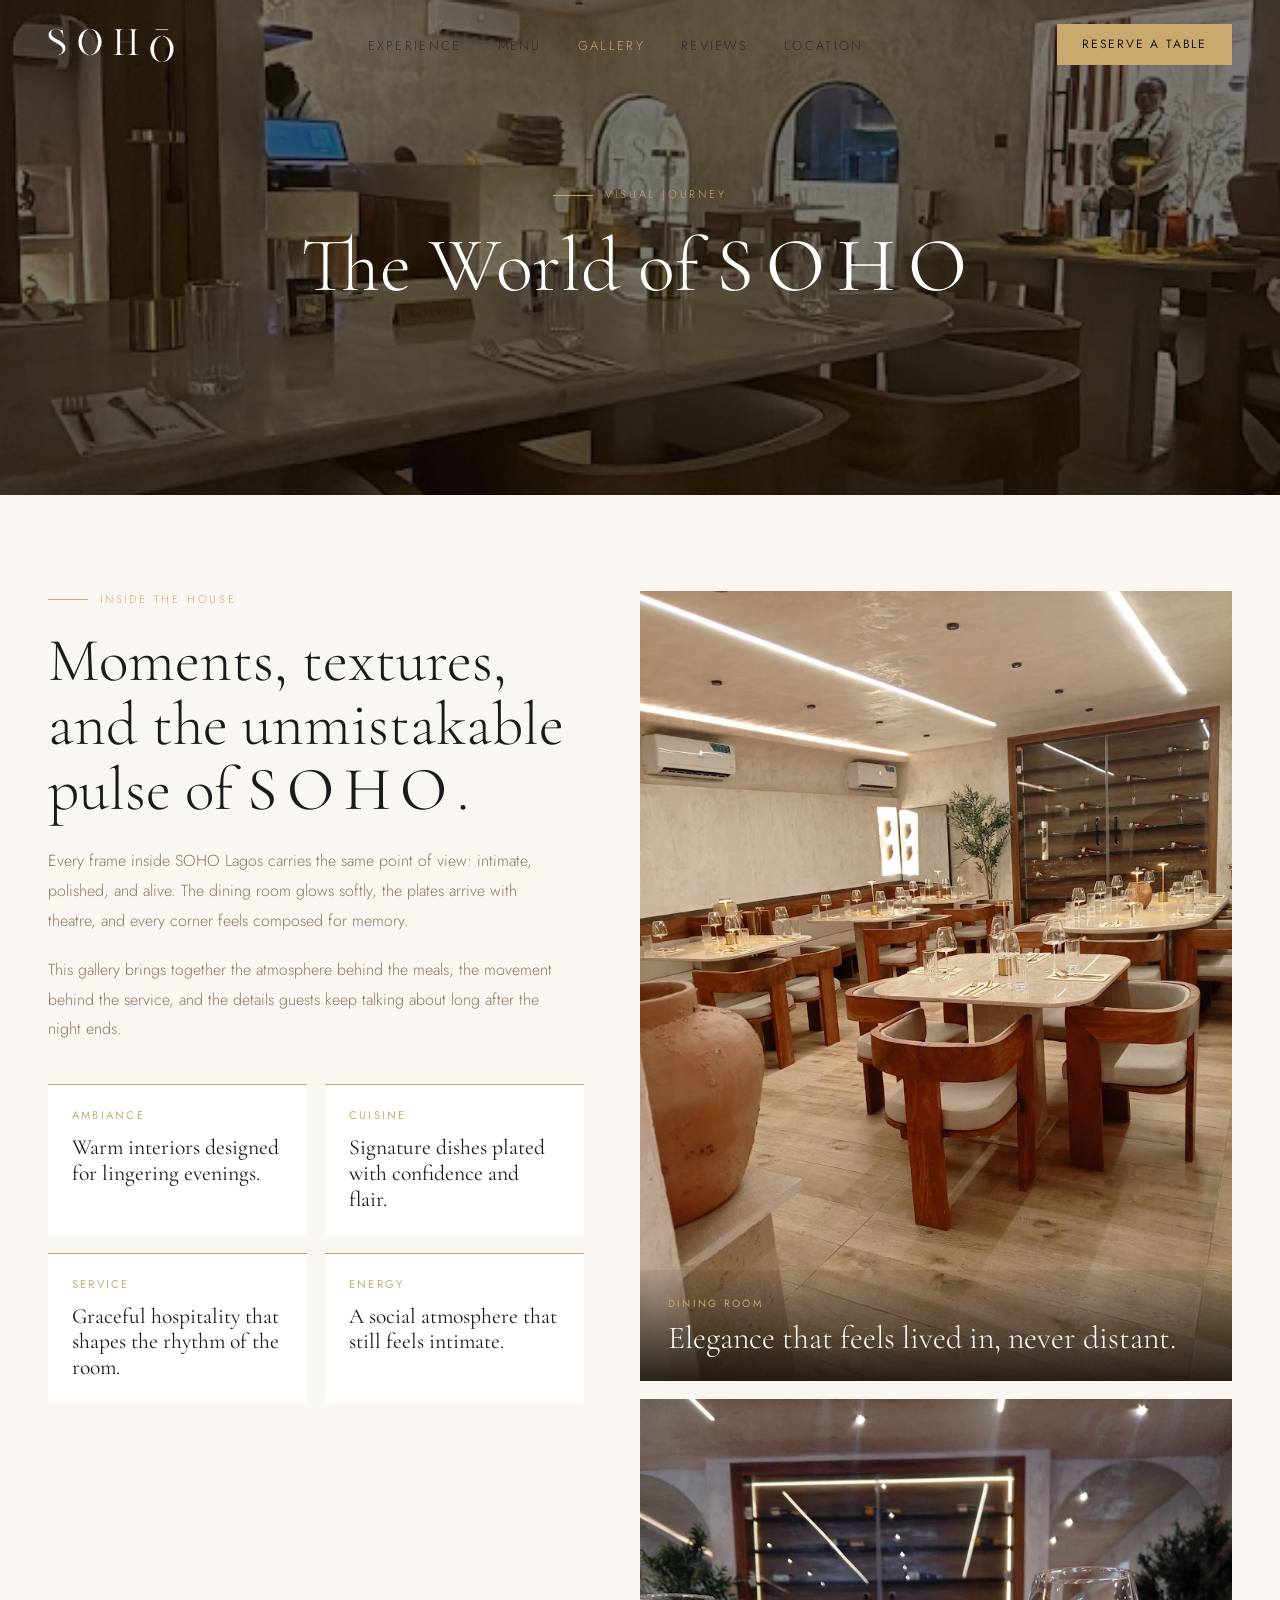
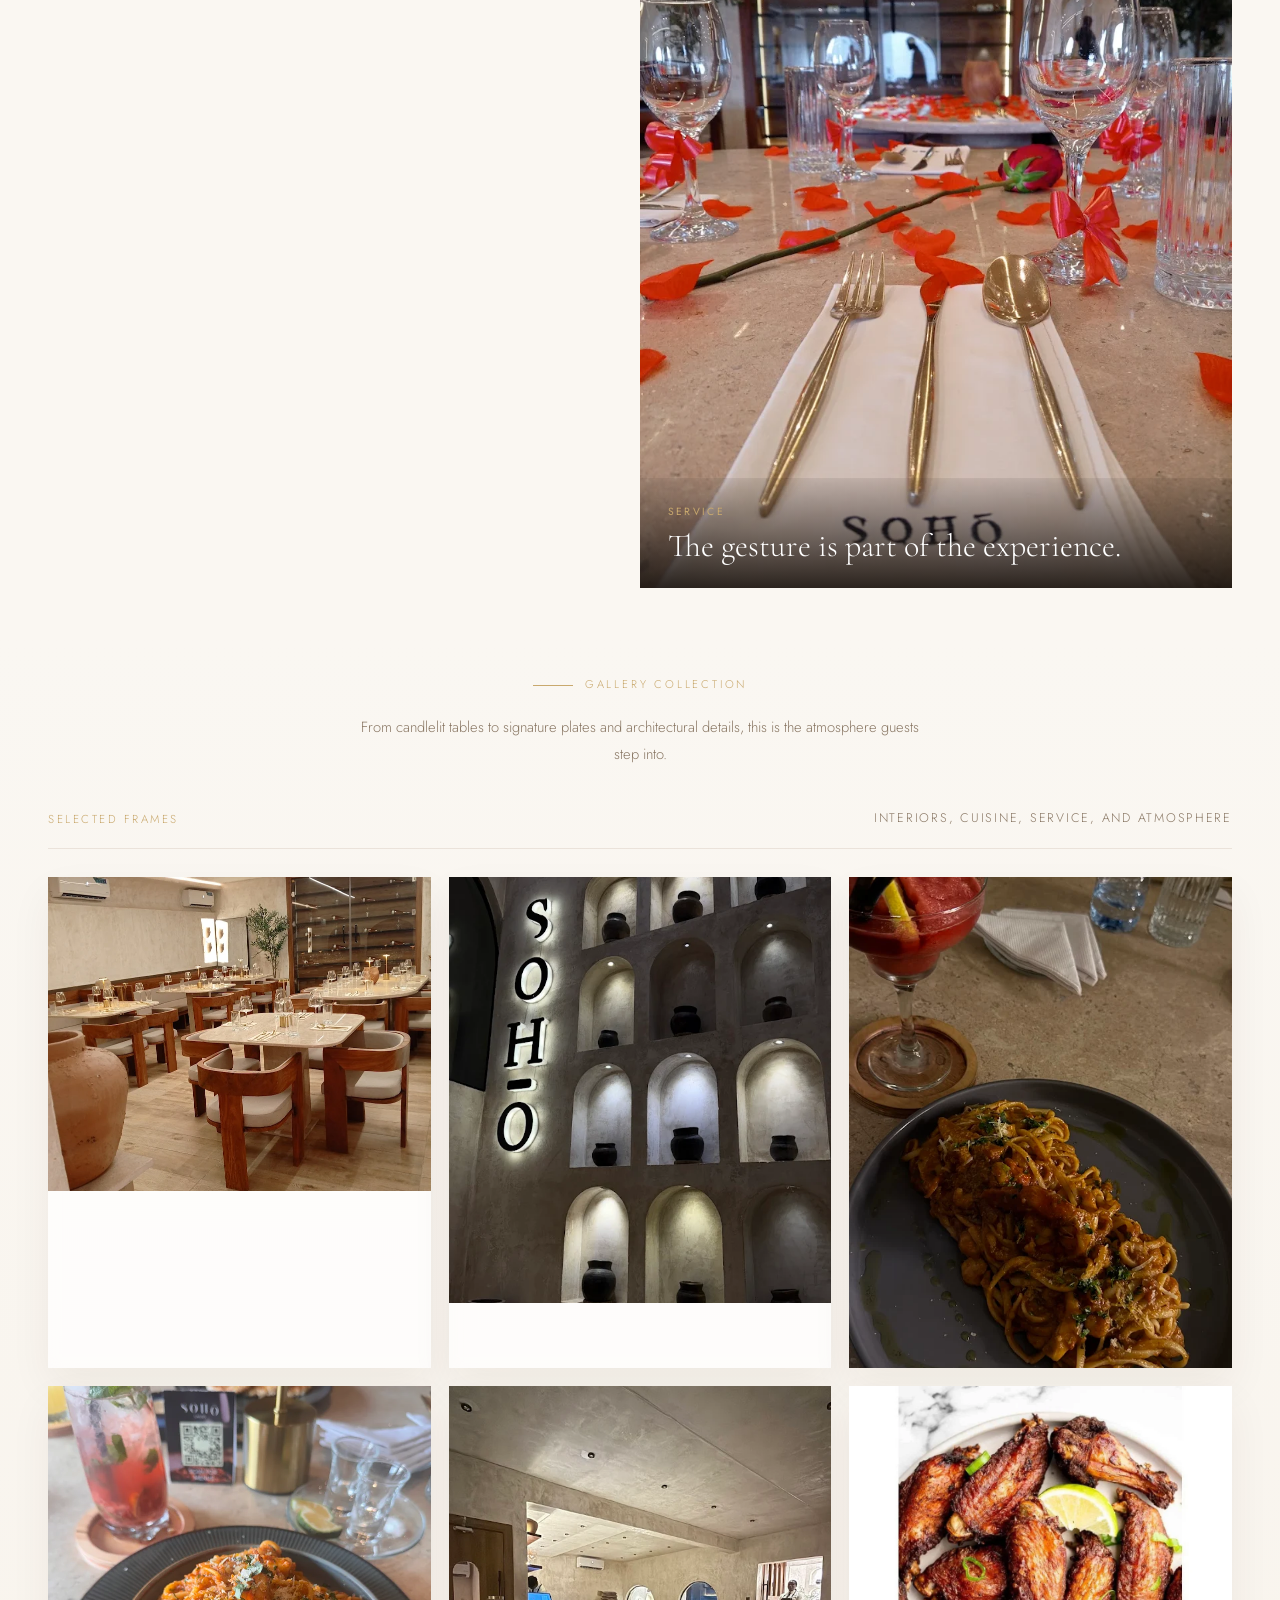
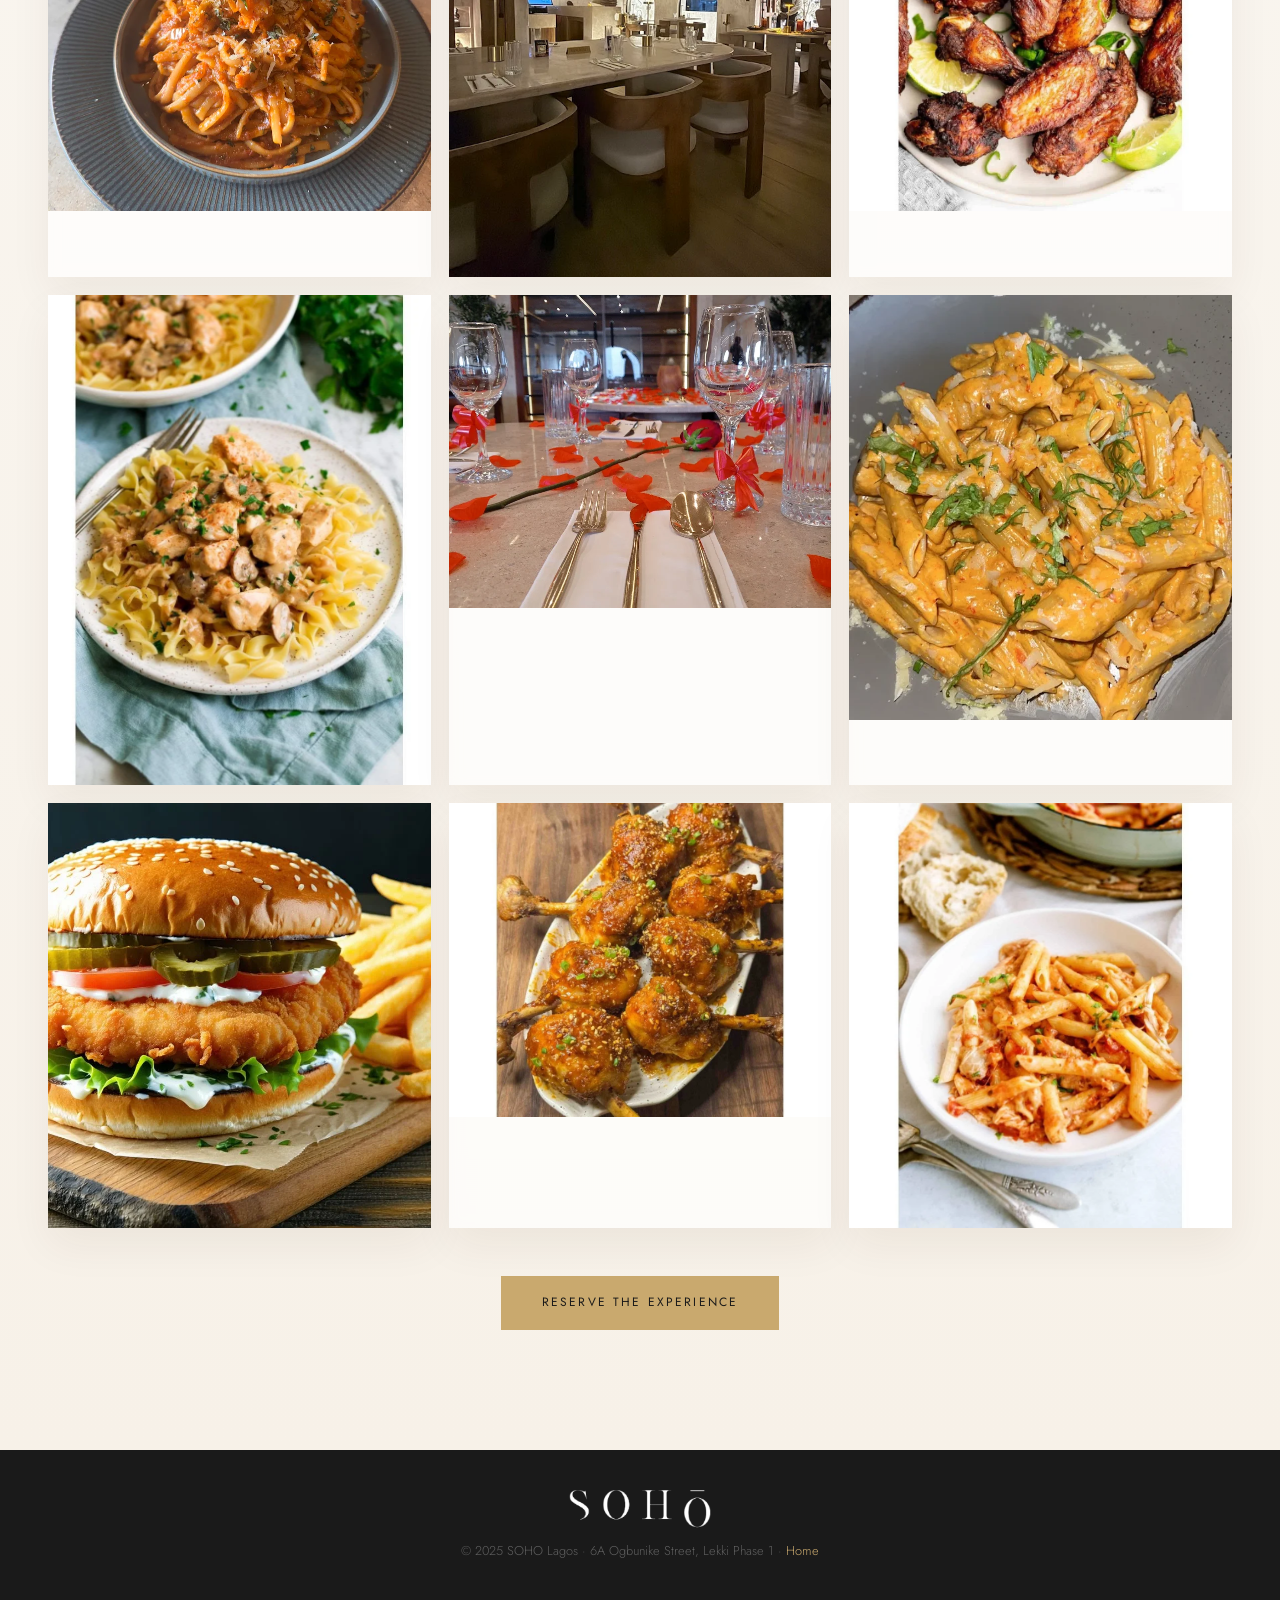
<file: gallery.html>
<!DOCTYPE html>
<html lang="en">
<head>
  <meta charset="UTF-8" />
  <meta name="viewport" content="width=device-width, initial-scale=1.0" />
  <title>Gallery - SOHO Lagos</title>
  <meta name="description" content="Step into the world of SOHO Lagos through interiors, cuisine, service, and atmosphere." />
  <link rel="preconnect" href="https://fonts.googleapis.com" />
  <link rel="preconnect" href="https://fonts.gstatic.com" crossorigin />
  <link rel="stylesheet" href="css/styles.css" />
  <style>
    .page-hero {
      background-image: url('images/sohospace.webp');
    }
    .gallery-story {
      padding: 96px 0 48px;
      background: var(--ivory);
    }
    .gallery-story-grid {
      max-width: 1280px;
      margin: 0 auto;
      padding: 0 48px;
      display: grid;
      grid-template-columns: minmax(0, 0.95fr) minmax(0, 1.05fr);
      gap: 56px;
      align-items: start;
    }
    .gallery-story-copy h2 {
      font-size: clamp(2.7rem, 4.8vw, 5rem);
      font-weight: 300;
      color: var(--soft-black);
      margin: 20px 0 24px;
      line-height: 1.05;
    }
    .gallery-story-copy p {
      font-family: 'Jost', sans-serif;
      font-weight: 300;
      font-size: 1rem;
      line-height: 1.85;
      color: var(--text-muted);
      margin-bottom: 20px;
      max-width: 520px;
    }
    .story-highlights {
      display: grid;
      grid-template-columns: repeat(2, minmax(0, 1fr));
      gap: 18px;
      margin-top: 40px;
    }
    .story-card {
      background: var(--white);
      padding: 22px 24px;
      border-top: 1px solid var(--champagne);
    }
    .story-card span {
      display: block;
      font-family: 'Jost', sans-serif;
      font-size: 0.7rem;
      letter-spacing: 0.2em;
      text-transform: uppercase;
      color: var(--champagne);
      margin-bottom: 10px;
    }
    .story-card strong {
      display: block;
      font-family: 'Cormorant Garamond', serif;
      font-size: 1.35rem;
      font-weight: 400;
      color: var(--soft-black);
      line-height: 1.2;
    }
    .feature-stack {
      display: grid;
      gap: 18px;
    }
    .feature-frame {
      position: relative;
      overflow: hidden;
      min-height: 240px;
    }
    .feature-frame.tall {
      min-height: 500px;
    }
    .feature-frame img {
      width: 100%;
      height: 100%;
      object-fit: cover;
      display: block;
    }
    .feature-caption {
      position: absolute;
      left: 0;
      right: 0;
      bottom: 0;
      padding: 26px 28px;
      background: linear-gradient(to top, rgba(18, 12, 8, 0.86), rgba(18, 12, 8, 0.08));
      color: var(--white);
    }
    .feature-caption span {
      display: block;
      font-family: 'Jost', sans-serif;
      font-size: 0.65rem;
      letter-spacing: 0.22em;
      text-transform: uppercase;
      color: var(--champagne);
      margin-bottom: 8px;
    }
    .feature-caption h3 {
      font-size: 2rem;
      font-weight: 300;
      line-height: 1.05;
    }
    .gallery-showcase {
      padding: 40px 0 120px;
      background: linear-gradient(180deg, var(--ivory) 0%, #f7f1e8 100%);
    }
    .gallery-showcase .gallery-header {
      max-width: 760px;
      margin: 0 auto 40px;
      padding: 0 24px;
    }
    .gallery-showcase .gallery-header p {
      font-family: 'Jost', sans-serif;
      font-weight: 300;
      font-size: 0.92rem;
      line-height: 1.85;
      color: var(--text-muted);
      max-width: 560px;
      margin: 0 auto;
    }
    .gallery-shell {
      max-width: 1320px;
      margin: 0 auto;
      padding: 0 48px;
    }
    .gallery-strip {
      display: flex;
      justify-content: space-between;
      align-items: end;
      gap: 24px;
      padding-bottom: 20px;
      margin-bottom: 28px;
      border-bottom: 1px solid rgba(139, 110, 78, 0.14);
    }
    .gallery-kicker {
      font-family: 'Jost', sans-serif;
      font-size: 0.72rem;
      font-weight: 300;
      letter-spacing: 0.22em;
      text-transform: uppercase;
      color: var(--champagne);
    }
    .gallery-note {
      font-family: 'Jost', sans-serif;
      font-size: 0.78rem;
      font-weight: 300;
      letter-spacing: 0.14em;
      text-transform: uppercase;
      color: var(--text-muted);
      white-space: nowrap;
    }
    .gallery-grid {
      display: grid;
      grid-template-columns: repeat(3, minmax(0, 1fr));
      gap: 18px;
    }
    .gallery-card {
      background: rgba(255, 255, 255, 0.72);
      overflow: hidden;
      box-shadow: 0 18px 40px rgba(63, 40, 14, 0.06);
      backdrop-filter: blur(6px);
    }
    .gallery-card img {
      width: 100%;
      aspect-ratio: 0.9;
      object-fit: cover;
      display: block;
    }
    .gallery-card.wide img {
      aspect-ratio: 1.22;
    }
    .gallery-card.tall img {
      aspect-ratio: 0.78;
    }
    .gallery-cta {
      text-align: center;
      margin-top: 48px;
      padding: 0 24px;
    }
    @media (max-width: 1024px) {
      .gallery-story-grid {
        grid-template-columns: 1fr;
      }
      .gallery-grid {
        grid-template-columns: repeat(2, minmax(0, 1fr));
      }
    }
    @media (max-width: 768px) {
      .gallery-story {
        padding: 80px 0 32px;
      }
      .gallery-story-grid {
        padding: 0 24px;
        gap: 36px;
      }
      .story-highlights {
        grid-template-columns: 1fr;
      }
      .feature-frame.tall {
        min-height: 360px;
      }
      .gallery-showcase {
        padding: 32px 0 80px;
      }
      .gallery-shell {
        padding: 0 24px;
      }
      .gallery-strip {
        flex-direction: column;
        align-items: flex-start;
      }
      .gallery-note {
        white-space: normal;
      }
      .gallery-grid {
        grid-template-columns: 1fr;
      }
    }
  </style>
</head>
<body>

  <div class="mobile-overlay"></div>
  <nav class="mobile-nav">
    <button class="mobile-close" aria-label="Close menu">&times;</button>
    <a href="index.html">Home</a>
    <a href="index.html#experience">Experience</a>
    <a href="menu.html">Menu</a>
    <a href="gallery.html" style="color: var(--champagne);">Gallery</a>
    <a href="index.html#testimonials">Reviews</a>
    <a href="index.html#location">Location</a>
    <a href="index.html#reservation-cta" style="color: var(--champagne); border-bottom: none;">Reserve</a>
  </nav>

  <header id="navbar" class="scrolled">
    <a href="index.html" class="nav-logo" style="color:var(--soft-black);" aria-label="SOHO Lagos home">
      <img src="images/sohologo-removebg-preview.png" alt="SOHO Lagos" class="logo-img" />
    </a>
    <ul class="nav-links">
      <li><a href="index.html#experience" style="color:var(--charcoal);">Experience</a></li>
      <li><a href="menu.html" style="color:var(--charcoal);">Menu</a></li>
      <li><a href="gallery.html" style="color:var(--champagne);">Gallery</a></li>
      <li><a href="index.html#testimonials" style="color:var(--charcoal);">Reviews</a></li>
      <li><a href="index.html#location" style="color:var(--charcoal);">Location</a></li>
    </ul>
    <a href="index.html#reservation-cta" class="nav-cta">Reserve a Table</a>
    <button class="hamburger" aria-label="Open menu">
      <span style="background:var(--soft-black);"></span>
      <span style="background:var(--soft-black);"></span>
      <span style="background:var(--soft-black);"></span>
    </button>
  </header>

  <section class="page-hero">
    <div class="page-hero-content">
      <span class="section-label">Visual Journey</span>
      <h1>The World of <span class="logo-wordmark">SOHO</span></h1>
    </div>
  </section>

  <section class="gallery-story">
    <div class="gallery-story-grid">
      <div class="gallery-story-copy fade-up">
        <span class="section-label">Inside the House</span>
        <h2>Moments, textures, and the unmistakable pulse of <span class="logo-wordmark">SOHO</span>.</h2>
        <p>Every frame inside SOHO Lagos carries the same point of view: intimate, polished, and alive. The dining room glows softly, the plates arrive with theatre, and every corner feels composed for memory.</p>
        <p>This gallery brings together the atmosphere behind the meals, the movement behind the service, and the details guests keep talking about long after the night ends.</p>
        <div class="story-highlights stagger-children">
          <div class="story-card">
            <span>Ambiance</span>
            <strong>Warm interiors designed for lingering evenings.</strong>
          </div>
          <div class="story-card">
            <span>Cuisine</span>
            <strong>Signature dishes plated with confidence and flair.</strong>
          </div>
          <div class="story-card">
            <span>Service</span>
            <strong>Graceful hospitality that shapes the rhythm of the room.</strong>
          </div>
          <div class="story-card">
            <span>Energy</span>
            <strong>A social atmosphere that still feels intimate.</strong>
          </div>
        </div>
      </div>

      <div class="feature-stack">
        <div class="feature-frame tall fade-in">
          <img src="images/soho_hall.webp" alt="SOHO Lagos dining hall" loading="lazy" />
          <div class="feature-caption">
            <span>Dining Room</span>
            <h3>Elegance that feels lived in, never distant.</h3>
          </div>
        </div>
        <div class="feature-frame fade-in">
          <img src="images/sohoserve.webp" alt="SOHO Lagos service moment" loading="lazy" />
          <div class="feature-caption">
            <span>Service</span>
            <h3>The gesture is part of the experience.</h3>
          </div>
        </div>
      </div>
    </div>
  </section>

  <section class="gallery-showcase">
    <div class="gallery-header fade-up">
      <span class="section-label">Gallery Collection</span>
      <p>From candlelit tables to signature plates and architectural details, this is the atmosphere guests step into.</p>
    </div>

    <div class="gallery-shell">
      <div class="gallery-strip fade-up">
        <div class="gallery-kicker">Selected Frames</div>
        <div class="gallery-note">Interiors, cuisine, service, and atmosphere</div>
      </div>

      <div class="gallery-grid">
        <div class="gallery-card wide fade-in">
          <img src="images/soho_hall.webp" alt="SOHO Dining Hall" loading="lazy" />
        </div>
        <div class="gallery-card fade-in">
          <img src="images/sohostairways.webp" alt="SOHO Stairways" loading="lazy" />
        </div>
        <div class="gallery-card tall fade-in">
          <img src="images/sohospag.webp" alt="SOHO Pasta" loading="lazy" />
        </div>
        <div class="gallery-card fade-in">
          <img src="images/soho4.webp" alt="SOHO Tacos and Cocktail" loading="lazy" />
        </div>
        <div class="gallery-card tall fade-in">
          <img src="images/sohospace.webp" alt="SOHO Interior" loading="lazy" />
        </div>
        <div class="gallery-card fade-in">
          <img src="images/sohochicken.webp" alt="SOHO Chicken Lollipops" loading="lazy" />
        </div>
        <div class="gallery-card tall fade-in">
          <img src="images/soho7.webp" alt="SOHO Table Setting" loading="lazy" />
        </div>
        <div class="gallery-card wide fade-in">
          <img src="images/sohoserve.webp" alt="SOHO Service" loading="lazy" />
        </div>
        <div class="gallery-card fade-in">
          <img src="images/soho8.webp" alt="SOHO Ambiance" loading="lazy" />
        </div>
        <div class="gallery-card fade-in">
          <img src="images/sohoburger.webp" alt="SOHO Burger" loading="lazy" />
        </div>
        <div class="gallery-card wide fade-in">
          <img src="images/soho6.webp" alt="SOHO Full Dining Room" loading="lazy" />
        </div>
        <div class="gallery-card fade-in">
          <img src="images/sohofries.webp" alt="SOHO Fries" loading="lazy" />
        </div>
      </div>
    </div>

    <div class="gallery-cta">
      <a href="index.html#reservation-cta" class="btn-primary">Reserve the Experience</a>
    </div>
  </section>

  <footer style="background:var(--soft-black); padding:40px 48px; text-align:center;">
    <div class="footer-logo" style="margin:0 auto 12px;">
      <img src="images/sohologo-removebg-preview.png" alt="SOHO Lagos" class="footer-logo-img" />
    </div>
    <p style="font-family:'Jost',sans-serif; font-weight:300; font-size:0.8rem; color:rgba(255,255,255,0.3);">&copy; 2025 SOHO Lagos &middot; 6A Ogbunike Street, Lekki Phase 1 &middot; <a href="index.html" style="color:var(--champagne); text-decoration:none;">Home</a></p>
  </footer>

  <script src="js/main.js"></script>
</body>
</html>
</file>
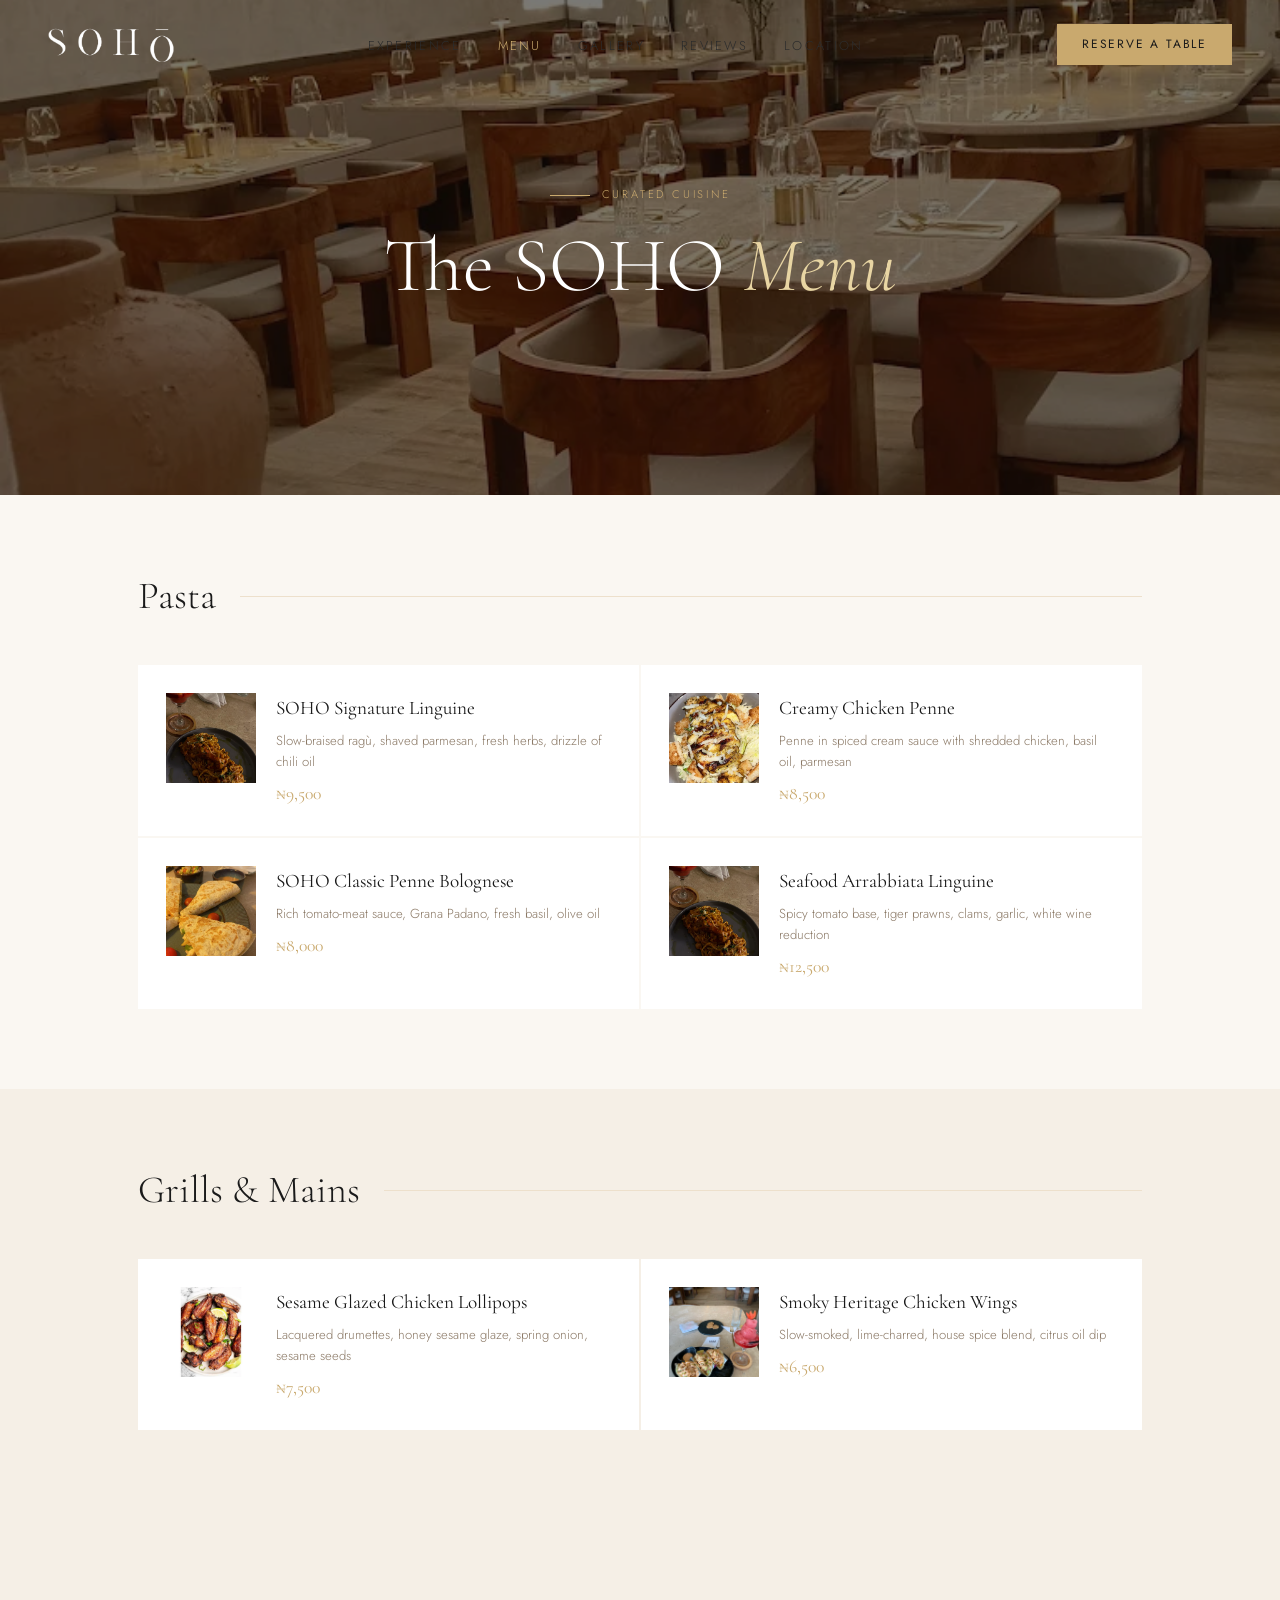
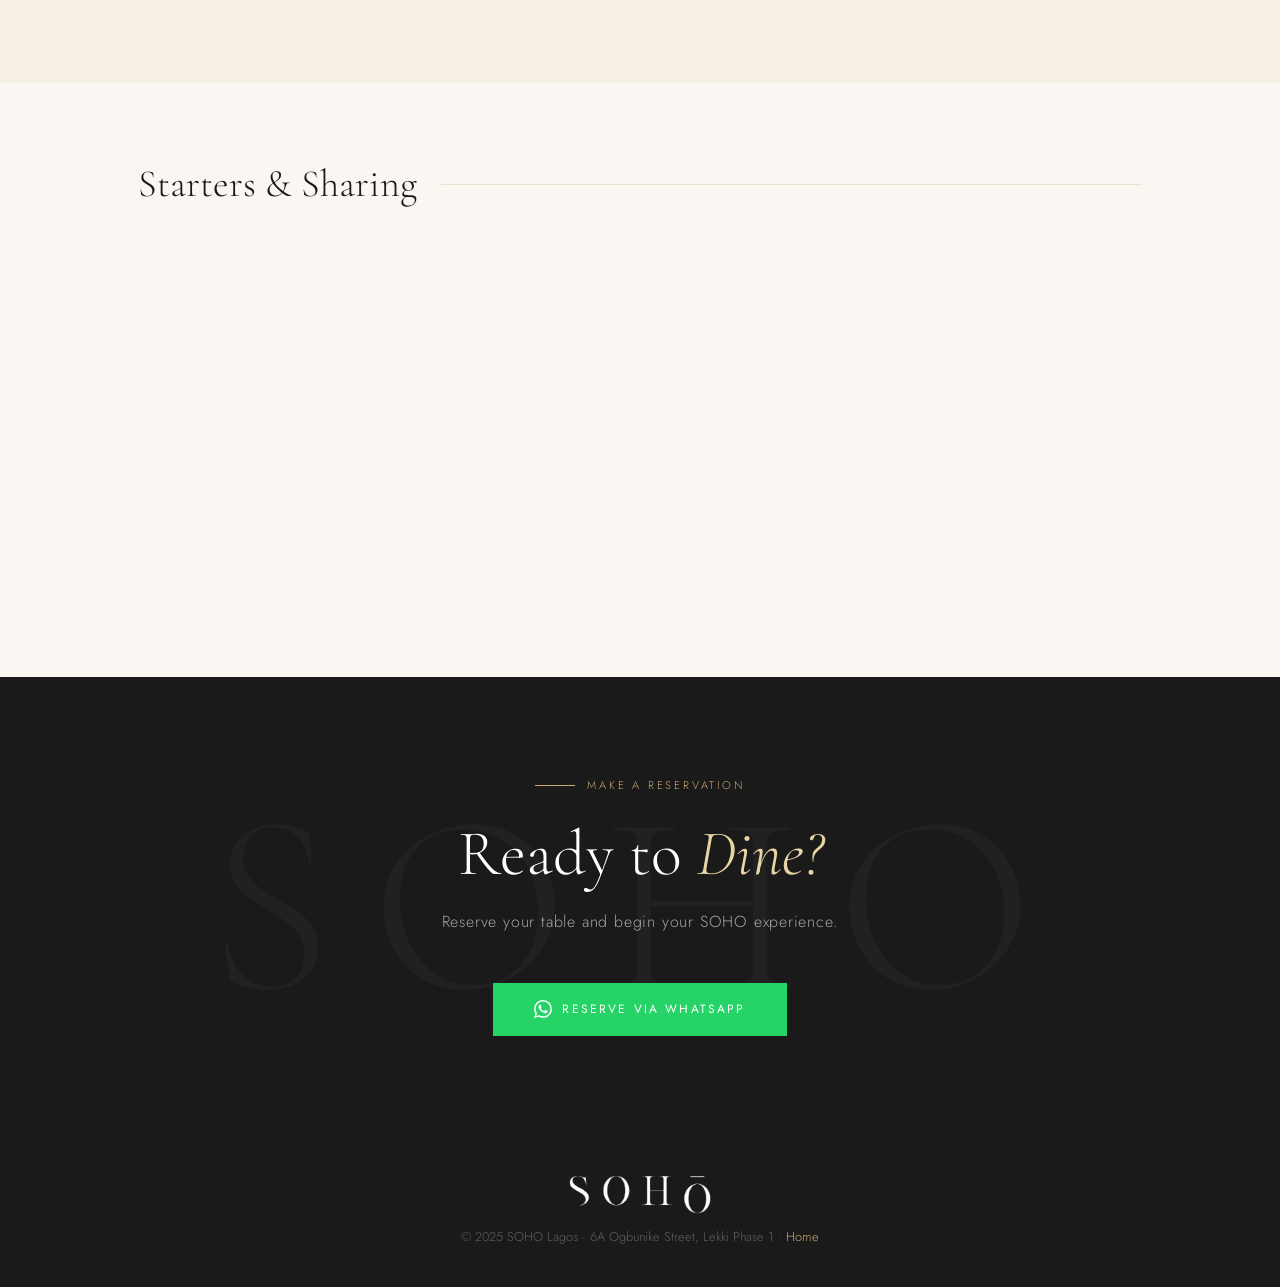
<file: menu.html>
<!DOCTYPE html>
<html lang="en">
<head>
  <meta charset="UTF-8" />
  <meta name="viewport" content="width=device-width, initial-scale=1.0" />
  <title>Menu — SOHO Lagos</title>
  <meta name="description" content="Explore the SOHO Lagos menu — signature pasta, grilled meats, artisan cocktails, and more." />
  <link rel="preconnect" href="https://fonts.googleapis.com" />
  <link rel="preconnect" href="https://fonts.gstatic.com" crossorigin />
  <link rel="stylesheet" href="css/styles.css" />
  <style>
    .page-hero {
      background-image: url('images/soho_hall.webp');
    }
    .menu-section {
      padding: 80px 0;
      background: var(--ivory);
    }
    .menu-section:nth-child(even) { background: var(--cream); }
    .menu-container { max-width: 1100px; margin: 0 auto; padding: 0 48px; }
    .menu-cat-header {
      display: flex;
      align-items: center;
      gap: 24px;
      margin-bottom: 48px;
    }
    .menu-cat-header h2 {
      font-size: 2.4rem;
      font-weight: 300;
      color: var(--soft-black);
    }
    .menu-cat-header .gold-bar {
      flex: 1;
      height: 1px;
      background: var(--beige);
    }
    .menu-items-grid {
      display: grid;
      grid-template-columns: 1fr 1fr;
      gap: 2px;
    }
    .menu-item {
      display: flex;
      gap: 20px;
      padding: 28px;
      background: var(--white);
      transition: all 0.3s;
    }
    .menu-item:hover { background: var(--beige); }
    .menu-item-img {
      width: 90px;
      height: 90px;
      object-fit: cover;
      flex-shrink: 0;
    }
    .menu-item-body { flex: 1; }
    .menu-item-name {
      font-family: 'Cormorant Garamond', serif;
      font-size: 1.2rem;
      font-weight: 400;
      color: var(--soft-black);
      margin-bottom: 6px;
    }
    .menu-item-desc {
      font-family: 'Jost', sans-serif;
      font-weight: 300;
      font-size: 0.82rem;
      color: var(--text-muted);
      line-height: 1.6;
    }
    .menu-item-price {
      font-family: 'Cormorant Garamond', serif;
      font-size: 1.1rem;
      color: var(--champagne);
      margin-top: 8px;
    }
    @media (max-width: 768px) {
      .menu-items-grid { grid-template-columns: 1fr; }
      .menu-container { padding: 0 24px; }
    }
  </style>
</head>
<body>

  <div class="mobile-overlay"></div>
  <nav class="mobile-nav">
    <button class="mobile-close">✕</button>
    <a href="index.html">Home</a>
    <a href="index.html#experience">Experience</a>
    <a href="menu.html" style="color:var(--champagne);">Menu</a>
    <a href="gallery.html">Gallery</a>
    <a href="index.html#reservation-cta">Reserve</a>
  </nav>

  <header id="navbar" class="scrolled">
    <a href="index.html" class="nav-logo" style="color:var(--soft-black);" aria-label="SOHO Lagos home">
      <img src="images/sohologo-removebg-preview.png" alt="SOHO Lagos" class="logo-img" />
    </a>
    <ul class="nav-links">
      <li><a href="index.html#experience" style="color:var(--charcoal);">Experience</a></li>
      <li><a href="menu.html" style="color:var(--champagne);">Menu</a></li>
      <li><a href="gallery.html" style="color:var(--charcoal);">Gallery</a></li>
      <li><a href="index.html#testimonials" style="color:var(--charcoal);">Reviews</a></li>
      <li><a href="index.html#location" style="color:var(--charcoal);">Location</a></li>
    </ul>
    <a href="index.html#reservation-cta" class="nav-cta">Reserve a Table</a>
    <button class="hamburger">
      <span style="background:var(--soft-black);"></span>
      <span style="background:var(--soft-black);"></span>
      <span style="background:var(--soft-black);"></span>
    </button>
  </header>

  <section class="page-hero">
    <div class="page-hero-content">
      <span class="section-label" style="color:var(--champagne);">Curated Cuisine</span>
      <h1>The SOHO <em>Menu</em></h1>
    </div>
  </section>

  <!-- PASTA -->
  <section class="menu-section">
    <div class="menu-container">
      <div class="menu-cat-header fade-up">
        <h2>Pasta</h2>
        <div class="gold-bar"></div>
      </div>
      <div class="menu-items-grid stagger-children">
        <div class="menu-item fade-up">
          <img src="images/sohospag.webp" alt="Linguine" class="menu-item-img" loading="lazy"/>
          <div class="menu-item-body">
            <div class="menu-item-name">SOHO Signature Linguine</div>
            <div class="menu-item-desc">Slow-braised ragù, shaved parmesan, fresh herbs, drizzle of chili oil</div>
            <div class="menu-item-price">₦9,500</div>
          </div>
        </div>
        <div class="menu-item fade-up">
          <img src="images/soho9.webp" alt="Penne Arrabbiata" class="menu-item-img" loading="lazy"/>
          <div class="menu-item-body">
            <div class="menu-item-name">Creamy Chicken Penne</div>
            <div class="menu-item-desc">Penne in spiced cream sauce with shredded chicken, basil oil, parmesan</div>
            <div class="menu-item-price">₦8,500</div>
          </div>
        </div>
        <div class="menu-item fade-up">
          <img src="images/sohopiz.webp" alt="Pasta Bolognese" class="menu-item-img" loading="lazy"/>
          <div class="menu-item-body">
            <div class="menu-item-name">SOHO Classic Penne Bolognese</div>
            <div class="menu-item-desc">Rich tomato-meat sauce, Grana Padano, fresh basil, olive oil</div>
            <div class="menu-item-price">₦8,000</div>
          </div>
        </div>
        <div class="menu-item fade-up">
          <img src="images/sohospag.webp" alt="Spag" class="menu-item-img" loading="lazy"/>
          <div class="menu-item-body">
            <div class="menu-item-name">Seafood Arrabbiata Linguine</div>
            <div class="menu-item-desc">Spicy tomato base, tiger prawns, clams, garlic, white wine reduction</div>
            <div class="menu-item-price">₦12,500</div>
          </div>
        </div>
      </div>
    </div>
  </section>

  <!-- GRILLS & MAINS -->
  <section class="menu-section">
    <div class="menu-container">
      <div class="menu-cat-header fade-up">
        <h2>Grills &amp; Mains</h2>
        <div class="gold-bar"></div>
      </div>
      <div class="menu-items-grid stagger-children">
        <div class="menu-item fade-up">
          <img src="images/sohochicken.webp" alt="Chicken" class="menu-item-img" loading="lazy"/>
          <div class="menu-item-body">
            <div class="menu-item-name">Sesame Glazed Chicken Lollipops</div>
            <div class="menu-item-desc">Lacquered drumettes, honey sesame glaze, spring onion, sesame seeds</div>
            <div class="menu-item-price">₦7,500</div>
          </div>
        </div>
        <div class="menu-item fade-up">
          <img src="images/sohococks.webp" alt="Wings" class="menu-item-img" loading="lazy"/>
          <div class="menu-item-body">
            <div class="menu-item-name">Smoky Heritage Chicken Wings</div>
            <div class="menu-item-desc">Slow-smoked, lime-charred, house spice blend, citrus oil dip</div>
            <div class="menu-item-price">₦6,500</div>
          </div>
        </div>
        <div class="menu-item fade-up">
          <img src="images/sohoburger.webp" alt="Burger" class="menu-item-img" loading="lazy"/>
          <div class="menu-item-body">
            <div class="menu-item-name">SOHO Crispy Chicken Burger</div>
            <div class="menu-item-desc">Buttermilk fried chicken, house slaw, signature SOHO sauce, brioche bun</div>
            <div class="menu-item-price">₦7,000</div>
          </div>
        </div>
        <div class="menu-item fade-up">
          <img src="images/sohofries.webp" alt="Fries" class="menu-item-img" loading="lazy"/>
          <div class="menu-item-body">
            <div class="menu-item-name">SOHO Signature Fries</div>
            <div class="menu-item-desc">Double-fried, rosemary sea salt, truffle parmesan, house aioli</div>
            <div class="menu-item-price">₦3,500</div>
          </div>
        </div>
      </div>
    </div>
  </section>

  <!-- STARTERS & SHARING -->
  <section class="menu-section">
    <div class="menu-container">
      <div class="menu-cat-header fade-up">
        <h2>Starters &amp; Sharing</h2>
        <div class="gold-bar"></div>
      </div>
      <div class="menu-items-grid stagger-children">
        <div class="menu-item fade-up">
          <img src="images/soho4.webp" alt="Tacos" class="menu-item-img" loading="lazy"/>
          <div class="menu-item-body">
            <div class="menu-item-name">SOHO Signature Tacos</div>
            <div class="menu-item-desc">Crispy chicken, avocado, pico de gallo, sriracha mayo, house tortilla</div>
            <div class="menu-item-price">₦6,000</div>
          </div>
        </div>
        <div class="menu-item fade-up">
          <img src="images/sohovarieities.webp" alt="Spread" class="menu-item-img" loading="lazy"/>
          <div class="menu-item-body">
            <div class="menu-item-name">The SOHO Sharing Table</div>
            <div class="menu-item-desc">A curated sharing platter — tacos, wings, fries, sliders, house dips</div>
            <div class="menu-item-price">₦22,000</div>
          </div>
        </div>
        <div class="menu-item fade-up">
          <img src="images/soho8.webp" alt="Quesadilla" class="menu-item-img" loading="lazy"/>
          <div class="menu-item-body">
            <div class="menu-item-name">SOHO Chicken Quesadilla</div>
            <div class="menu-item-desc">Flour tortilla, mozzarella, spiced chicken, peppers, salsa, chipotle cream</div>
            <div class="menu-item-price">₦5,500</div>
          </div>
        </div>
        <div class="menu-item fade-up">
          <img src="images/soho7.webp" alt="Caesar Salad" class="menu-item-img" loading="lazy"/>
          <div class="menu-item-body">
            <div class="menu-item-name">SOHO Caesar Salad</div>
            <div class="menu-item-desc">Grilled chicken, house dressing, croutons, Grana Padano, romaine</div>
            <div class="menu-item-price">₦6,500</div>
          </div>
        </div>
      </div>
    </div>
  </section>

  <!-- RESERVATION CTA -->
  <section id="reservation-cta" style="padding: 100px 0; background: var(--soft-black); text-align: center;">
    <div class="reservation-inner fade-up">
      <span class="section-label" style="justify-content:center; color:var(--champagne);">Make a Reservation</span>
      <h2 style="font-size: clamp(2.5rem, 5vw, 5rem); font-weight:300; color:var(--white); margin-bottom:20px; line-height:1.1;">Ready to <em style="font-style:italic; color:var(--gold-light);">Dine?</em></h2>
      <p style="font-family:'Jost',sans-serif; font-weight:300; color:rgba(255,255,255,0.6); margin-bottom:48px;">Reserve your table and begin your SOHO experience.</p>
      <div class="reservation-btns">
        <a href="https://wa.me/2348000000000" target="_blank" class="btn-whatsapp">
          <svg width="18" height="18" viewBox="0 0 24 24" fill="currentColor"><path d="M17.472 14.382c-.297-.149-1.758-.867-2.03-.967-.273-.099-.471-.148-.67.15-.197.297-.767.966-.94 1.164-.173.199-.347.223-.644.075-.297-.15-1.255-.463-2.39-1.475-.883-.788-1.48-1.761-1.653-2.059-.173-.297-.018-.458.13-.606.134-.133.298-.347.446-.52.149-.174.198-.298.298-.497.099-.198.05-.371-.025-.52-.075-.149-.669-1.612-.916-2.207-.242-.579-.487-.5-.669-.51-.173-.008-.371-.01-.57-.01-.198 0-.52.074-.792.372-.272.297-1.04 1.016-1.04 2.479 0 1.462 1.065 2.875 1.213 3.074.149.198 2.096 3.2 5.077 4.487.709.306 1.262.489 1.694.625.712.227 1.36.195 1.871.118.571-.085 1.758-.719 2.006-1.413.248-.694.248-1.289.173-1.413-.074-.124-.272-.198-.57-.347m-5.421 7.403h-.004a9.87 9.87 0 01-5.031-1.378l-.361-.214-3.741.982.998-3.648-.235-.374a9.86 9.86 0 01-1.51-5.26c.001-5.45 4.436-9.884 9.888-9.884 2.64 0 5.122 1.03 6.988 2.898a9.825 9.825 0 012.893 6.994c-.003 5.45-4.437 9.884-9.885 9.884m8.413-18.297A11.815 11.815 0 0012.05 0C5.495 0 .16 5.335.157 11.892c0 2.096.547 4.142 1.588 5.945L.057 24l6.305-1.654a11.882 11.882 0 005.683 1.448h.005c6.554 0 11.89-5.335 11.893-11.893a11.821 11.821 0 00-3.48-8.413z"/></svg>
          Reserve via WhatsApp
        </a>
      </div>
    </div>
  </section>

  <footer style="background:var(--soft-black); padding:40px 48px; text-align:center;">
    <div class="footer-logo" style="margin:0 auto 12px;">
      <img src="images/sohologo-removebg-preview.png" alt="SOHO Lagos" class="footer-logo-img" />
    </div>
    <p style="font-family:'Jost',sans-serif; font-weight:300; font-size:0.8rem; color:rgba(255,255,255,0.3);">&copy; 2025 SOHO Lagos · 6A Ogbunike Street, Lekki Phase 1 · <a href="index.html" style="color:var(--champagne); text-decoration:none;">Home</a></p>
  </footer>

  <script src="js/main.js"></script>
</body>
</html>
</file>
<file: css/styles.css>
@import url('https://fonts.googleapis.com/css2?family=Cormorant+Garamond:ital,wght@0,300;0,400;0,500;0,600;1,300;1,400&family=Jost:wght@200;300;400;500&display=swap');

:root {
  --ivory: #FAF7F2;
  --cream: #F5EFE6;
  --champagne: #C9A96E;
  --gold: #B8902A;
  --gold-light: #E8D5A3;
  --beige: #EDE0CC;
  --taupe: #C4A882;
  --warm-brown: #8B6E4E;
  --charcoal: #2C2C2C;
  --soft-black: #1A1A1A;
  --text-muted: #8A7865;
  --white: #FFFFFF;
}

*, *::before, *::after { box-sizing: border-box; margin: 0; padding: 0; }

html { scroll-behavior: smooth; font-size: 16px; }

body {
  font-family: 'Jost', sans-serif;
  background-color: var(--ivory);
  color: var(--charcoal);
  overflow-x: hidden;
  line-height: 1.6;
}

/* TYPOGRAPHY */
.display-font { font-family: 'Cormorant Garamond', serif; }

h1, h2, h3 { font-family: 'Cormorant Garamond', serif; line-height: 1.1; }

.logo-wordmark {
  font-family: 'Cormorant Garamond', serif;
  font-weight: 400;
  letter-spacing: 0.16em;
  text-transform: uppercase;
  white-space: nowrap;
}

.page-hero {
  height: 55vh;
  min-height: 420px;
  display: flex;
  align-items: center;
  justify-content: center;
  text-align: center;
  position: relative;
  background-size: cover;
  background-position: center;
}

.page-hero::before {
  content: '';
  position: absolute;
  inset: 0;
  background: rgba(15, 11, 6, 0.55);
}

.page-hero-content {
  position: relative;
  z-index: 2;
  color: var(--white);
  padding: 0 24px;
}

.page-hero-content .section-label {
  justify-content: center;
  margin-bottom: 20px;
}

.page-hero-content h1 {
  font-size: clamp(3rem, 6vw, 6rem);
  font-weight: 300;
  color: var(--white);
}

.page-hero-content h1 em {
  color: var(--gold-light);
  font-style: italic;
}

.section-label {
  font-family: 'Jost', sans-serif;
  font-weight: 300;
  font-size: 0.7rem;
  letter-spacing: 0.25em;
  text-transform: uppercase;
  color: var(--champagne);
  display: flex;
  align-items: center;
  gap: 12px;
}

.section-label::before {
  content: '';
  display: inline-block;
  width: 40px;
  height: 1px;
  background: var(--champagne);
}

/* NAVBAR */
#navbar {
  position: fixed;
  top: 0;
  left: 0;
  right: 0;
  z-index: 1000;
  padding: 24px 48px;
  display: flex;
  align-items: center;
  justify-content: space-between;
  transition: all 0.5s cubic-bezier(0.4, 0, 0.2, 1);
}

#navbar.scrolled {
  background: rgba(250, 247, 242, 0.92);
  backdrop-filter: blur(20px);
  -webkit-backdrop-filter: blur(20px);
  padding: 16px 48px;
  box-shadow: 0 1px 0 rgba(0,0,0,0.06);
}

.nav-logo {
  display: inline-flex;
  align-items: center;
  width: 126px;
  height: 34px;
  overflow: hidden;
  position: relative;
  text-decoration: none;
  line-height: 0;
}

.logo-img {
  display: block;
  width: 400px;
  max-width: none;
  height: auto;
  position: absolute;
  left: -137px;
  top: -95px;
  filter: brightness(0) invert(1);
  transition: filter 0.3s, opacity 0.3s;
}

#navbar.scrolled .logo-img { filter: none; }

.nav-links {
  display: flex;
  gap: 36px;
  list-style: none;
}

.nav-links a {
  font-family: 'Jost', sans-serif;
  font-weight: 300;
  font-size: 0.8rem;
  letter-spacing: 0.18em;
  text-transform: uppercase;
  color: rgba(255,255,255,0.85);
  text-decoration: none;
  transition: color 0.3s;
  position: relative;
}

.nav-links a::after {
  content: '';
  position: absolute;
  bottom: -3px;
  left: 0;
  width: 0;
  height: 1px;
  background: var(--champagne);
  transition: width 0.3s;
}

.nav-links a:hover::after { width: 100%; }
.nav-links a:hover { color: var(--champagne); }

#navbar.scrolled .nav-links a { color: var(--charcoal); }
#navbar.scrolled .nav-links a:hover { color: var(--champagne); }

.nav-cta {
  font-family: 'Jost', sans-serif;
  font-weight: 400;
  font-size: 0.75rem;
  letter-spacing: 0.15em;
  text-transform: uppercase;
  color: var(--soft-black) !important;
  background: var(--champagne);
  padding: 10px 24px;
  text-decoration: none;
  transition: all 0.3s;
  border: 1px solid var(--champagne);
}

.nav-cta:hover {
  background: transparent;
  color: var(--champagne) !important;
}

.nav-cta::after { display: none !important; }

.hamburger {
  display: none;
  flex-direction: column;
  gap: 5px;
  cursor: pointer;
  padding: 8px;
}

.hamburger span {
  display: block;
  width: 24px;
  height: 1px;
  background: var(--white);
  transition: all 0.3s;
}

#navbar.scrolled .hamburger span { background: var(--soft-black); }

/* HERO */
#hero {
  position: relative;
  height: 100vh;
  min-height: 700px;
  overflow: hidden;
  display: flex;
  align-items: center;
  justify-content: center;
}

.hero-video {
  position: absolute;
  inset: 0;
  width: 100%;
  height: 100%;
  object-fit: cover;
}

.hero-overlay {
  position: absolute;
  inset: 0;
  background: linear-gradient(
    160deg,
    rgba(28, 22, 14, 0.55) 0%,
    rgba(20, 16, 10, 0.4) 50%,
    rgba(15, 12, 8, 0.6) 100%
  );
}

.hero-content {
  position: relative;
  z-index: 2;
  text-align: center;
  max-width: 900px;
  padding: 0 24px;
}

.hero-eyebrow {
  font-family: 'Jost', sans-serif;
  font-weight: 300;
  font-size: 0.7rem;
  letter-spacing: 0.35em;
  text-transform: uppercase;
  color: var(--champagne);
  margin-bottom: 28px;
  opacity: 0;
  animation: fadeUp 1s cubic-bezier(0.4, 0, 0.2, 1) 0.3s forwards;
}

.hero-title {
  font-family: 'Cormorant Garamond', serif;
  font-size: clamp(3.5rem, 8vw, 7rem);
  font-weight: 300;
  color: var(--white);
  line-height: 1.05;
  margin-bottom: 24px;
  opacity: 0;
  animation: fadeUp 1s cubic-bezier(0.4, 0, 0.2, 1) 0.6s forwards;
}

.hero-title em {
  font-style: italic;
  color: var(--gold-light);
}

.hero-subtitle {
  font-family: 'Jost', sans-serif;
  font-weight: 300;
  font-size: 1rem;
  letter-spacing: 0.05em;
  color: rgba(255,255,255,0.75);
  max-width: 520px;
  margin: 0 auto 48px;
  opacity: 0;
  animation: fadeUp 1s cubic-bezier(0.4, 0, 0.2, 1) 0.9s forwards;
}

.hero-btns {
  display: flex;
  gap: 16px;
  justify-content: center;
  flex-wrap: wrap;
  opacity: 0;
  animation: fadeUp 1s cubic-bezier(0.4, 0, 0.2, 1) 1.2s forwards;
}

.btn-primary {
  font-family: 'Jost', sans-serif;
  font-weight: 400;
  font-size: 0.75rem;
  letter-spacing: 0.18em;
  text-transform: uppercase;
  color: var(--soft-black);
  background: var(--champagne);
  padding: 16px 40px;
  text-decoration: none;
  transition: all 0.4s;
  border: 1px solid var(--champagne);
  display: inline-block;
}

.btn-primary:hover {
  background: var(--gold);
  border-color: var(--gold);
  transform: translateY(-2px);
}

.btn-outline {
  font-family: 'Jost', sans-serif;
  font-weight: 300;
  font-size: 0.75rem;
  letter-spacing: 0.18em;
  text-transform: uppercase;
  color: var(--white);
  background: transparent;
  padding: 16px 40px;
  text-decoration: none;
  transition: all 0.4s;
  border: 1px solid rgba(255,255,255,0.5);
  display: inline-block;
}

.btn-outline:hover {
  background: rgba(255,255,255,0.1);
  border-color: var(--white);
  transform: translateY(-2px);
}

.hero-scroll {
  position: absolute;
  bottom: 40px;
  left: 50%;
  transform: translateX(-50%);
  display: flex;
  flex-direction: column;
  align-items: center;
  gap: 8px;
  z-index: 2;
  opacity: 0;
  animation: fadeIn 1s ease 2s forwards;
}

.hero-scroll span {
  font-family: 'Jost', sans-serif;
  font-weight: 300;
  font-size: 0.65rem;
  letter-spacing: 0.25em;
  text-transform: uppercase;
  color: rgba(255,255,255,0.5);
}

.scroll-line {
  width: 1px;
  height: 50px;
  background: linear-gradient(to bottom, rgba(201,169,110,0.8), transparent);
  animation: scrollPulse 2s ease infinite;
}

/* EXPERIENCE SECTION */
#experience {
  padding: 120px 0;
  background: var(--ivory);
}

.section-container {
  max-width: 1280px;
  margin: 0 auto;
  padding: 0 48px;
}

.experience-grid {
  display: grid;
  grid-template-columns: 1fr 1fr;
  gap: 80px;
  align-items: center;
}

.experience-text .section-label { margin-bottom: 24px; }

.experience-text h2 {
  font-size: clamp(2.8rem, 4vw, 4.5rem);
  font-weight: 300;
  color: var(--soft-black);
  line-height: 1.1;
  margin-bottom: 28px;
}

.experience-text h2 em {
  font-style: italic;
  color: var(--warm-brown);
}

.experience-text p {
  font-family: 'Jost', sans-serif;
  font-weight: 300;
  font-size: 1rem;
  line-height: 1.8;
  color: var(--text-muted);
  margin-bottom: 20px;
}

.experience-stats {
  display: flex;
  gap: 48px;
  margin-top: 48px;
  padding-top: 40px;
  border-top: 1px solid var(--beige);
}

.stat-item {}

.stat-num {
  font-family: 'Cormorant Garamond', serif;
  font-size: 3rem;
  font-weight: 300;
  color: var(--champagne);
  line-height: 1;
}

.stat-label {
  font-family: 'Jost', sans-serif;
  font-weight: 300;
  font-size: 0.7rem;
  letter-spacing: 0.15em;
  text-transform: uppercase;
  color: var(--text-muted);
  margin-top: 4px;
}

.experience-images {
  display: grid;
  grid-template-columns: 1fr 1fr;
  grid-template-rows: 280px 280px;
  gap: 12px;
}

.exp-img {
  overflow: hidden;
  position: relative;
}

.exp-img img {
  width: 100%;
  height: 100%;
  object-fit: cover;
  transition: transform 0.8s cubic-bezier(0.4, 0, 0.2, 1);
}

.exp-img:hover img { transform: scale(1.06); }

.exp-img:first-child {
  grid-row: span 2;
}

/* DISHES SECTION */
#menu-preview {
  padding: 120px 0;
  background: var(--cream);
}

.dishes-header {
  text-align: center;
  margin-bottom: 72px;
}

.dishes-header .section-label {
  justify-content: center;
  margin-bottom: 20px;
}

.dishes-header h2 {
  font-size: clamp(2.5rem, 4vw, 4rem);
  font-weight: 300;
  color: var(--soft-black);
}

.dishes-grid {
  display: grid;
  grid-template-columns: repeat(3, 1fr);
  gap: 2px;
}

.dish-card {
  position: relative;
  overflow: hidden;
  aspect-ratio: 3/4;
  cursor: pointer;
}

.dish-card img {
  width: 100%;
  height: 100%;
  object-fit: cover;
  transition: transform 0.8s cubic-bezier(0.4, 0, 0.2, 1);
}

.dish-card:hover img { transform: scale(1.08); }

.dish-overlay {
  position: absolute;
  inset: 0;
  background: linear-gradient(to top, rgba(20,16,10,0.85) 0%, rgba(20,16,10,0.2) 50%, transparent 100%);
  display: flex;
  flex-direction: column;
  justify-content: flex-end;
  padding: 32px;
  opacity: 0;
  transition: opacity 0.5s;
}

.dish-card:hover .dish-overlay { opacity: 1; }

.dish-tag {
  font-family: 'Jost', sans-serif;
  font-weight: 300;
  font-size: 0.65rem;
  letter-spacing: 0.2em;
  text-transform: uppercase;
  color: var(--champagne);
  margin-bottom: 8px;
}

.dish-name {
  font-family: 'Cormorant Garamond', serif;
  font-size: 1.8rem;
  font-weight: 400;
  color: var(--white);
  line-height: 1.1;
  margin-bottom: 8px;
}

.dish-desc {
  font-family: 'Jost', sans-serif;
  font-weight: 300;
  font-size: 0.82rem;
  color: rgba(255,255,255,0.7);
  line-height: 1.5;
}

/* VIDEO BREAK */
#video-break {
  position: relative;
  height: 70vh;
  overflow: hidden;
  display: flex;
  align-items: center;
  justify-content: center;
}

.video-break-bg {
  position: absolute;
  inset: 0;
  background-image: url('../images/sohohospitality.webp');
  background-size: cover;
  background-position: center;
  transform: scale(1.1);
  transition: transform 0.1s;
}

.video-break-overlay {
  position: absolute;
  inset: 0;
  background: rgba(15, 11, 6, 0.5);
}

.video-break-content {
  position: relative;
  z-index: 2;
  text-align: center;
  color: var(--white);
  padding: 0 24px;
}

.video-break-content h2 {
  font-size: clamp(2.5rem, 5vw, 5rem);
  font-weight: 300;
  line-height: 1.1;
  margin-bottom: 24px;
  color: var(--white);
}

.video-break-content p {
  font-family: 'Jost', sans-serif;
  font-weight: 300;
  font-size: 1rem;
  letter-spacing: 0.05em;
  color: rgba(255,255,255,0.75);
  max-width: 480px;
  margin: 0 auto 36px;
}

.gold-line {
  width: 60px;
  height: 1px;
  background: var(--champagne);
  margin: 24px auto;
}

/* GALLERY */
#gallery {
  padding: 120px 0;
  background: var(--ivory);
}

.gallery-header {
  text-align: center;
  margin-bottom: 64px;
}

.gallery-header .section-label {
  justify-content: center;
  margin-bottom: 20px;
}

.gallery-header h2 {
  font-size: clamp(2.5rem, 4vw, 4rem);
  font-weight: 300;
  color: var(--soft-black);
}

.gallery-header h2 .logo-wordmark {
  font-size: 0.92em;
}

.masonry-grid {
  columns: 3;
  column-gap: 12px;
  padding: 0 48px;
}

.masonry-item {
  break-inside: avoid;
  margin-bottom: 12px;
  overflow: hidden;
  position: relative;
}

.masonry-item img {
  width: 100%;
  display: block;
  transition: transform 0.7s cubic-bezier(0.4, 0, 0.2, 1);
}

.masonry-item:hover img { transform: scale(1.05); }

/* TESTIMONIALS */
#testimonials {
  padding: 120px 0;
  background: var(--cream);
}

.testimonials-header {
  text-align: center;
  margin-bottom: 72px;
}

.testimonials-header .section-label {
  justify-content: center;
  margin-bottom: 20px;
}

.testimonials-header h2 {
  font-size: clamp(2.5rem, 4vw, 4rem);
  font-weight: 300;
  color: var(--soft-black);
}

.testimonials-grid {
  display: grid;
  grid-template-columns: repeat(3, 1fr);
  gap: 24px;
  max-width: 1200px;
  margin: 0 auto;
  padding: 0 48px;
}

.testimonial-card {
  background: var(--white);
  padding: 40px;
  position: relative;
}

.stars {
  display: block;
  width: 58px;
  height: auto;
  margin: 4px 0 3px;
}

.star {
  width: 14px;
  height: 14px;
  color: var(--champagne);
  fill: var(--champagne);
}

.testimonial-text {
  font-family: 'Cormorant Garamond', serif;
  font-size: 1.15rem;
  font-weight: 300;
  font-style: italic;
  line-height: 1.7;
  color: var(--charcoal);
  margin-bottom: 28px;
  position: relative;
  z-index: 1;
}

.testimonial-author {
  display: flex;
  align-items: center;
  gap: 12px;
}

.author-initials {
  width: 40px;
  height: 40px;
  background: var(--beige);
  display: flex;
  align-items: center;
  justify-content: center;
  font-family: 'Cormorant Garamond', serif;
  font-size: 1rem;
  color: var(--warm-brown);
}

.author-name {
  font-family: 'Jost', sans-serif;
  font-weight: 500;
  font-size: 0.85rem;
  color: var(--soft-black);
}

.author-tag {
  font-family: 'Jost', sans-serif;
  font-weight: 300;
  font-size: 0.72rem;
  letter-spacing: 0.1em;
  color: var(--text-muted);
}

/* RESERVATION CTA */
#reservation-cta {
  padding: 140px 0;
  background: var(--soft-black);
  text-align: center;
  position: relative;
  overflow: hidden;
}

#reservation-cta::before {
  content: 'SOHO';
  font-family: 'Cormorant Garamond', serif;
  font-size: 20vw;
  font-weight: 300;
  color: rgba(255,255,255,0.03);
  position: absolute;
  top: 50%;
  left: 50%;
  transform: translate(-50%, -50%);
  letter-spacing: 0.15em;
  white-space: nowrap;
}

.reservation-inner {
  position: relative;
  z-index: 2;
  max-width: 800px;
  margin: 0 auto;
  padding: 0 24px;
}

.reservation-inner .section-label {
  justify-content: center;
  margin-bottom: 24px;
  color: var(--champagne);
}

.reservation-inner .section-label::before {
  background: var(--champagne);
}

.reservation-inner h2 {
  font-size: clamp(3rem, 6vw, 6rem);
  font-weight: 300;
  color: var(--white);
  line-height: 1.05;
  margin-bottom: 24px;
}

.reservation-inner h2 em {
  font-style: italic;
  color: var(--gold-light);
}

.reservation-inner p {
  font-family: 'Jost', sans-serif;
  font-weight: 300;
  font-size: 1rem;
  color: rgba(255,255,255,0.6);
  margin-bottom: 56px;
  letter-spacing: 0.05em;
}

.reservation-btns {
  display: flex;
  gap: 16px;
  justify-content: center;
  flex-wrap: wrap;
}

.btn-whatsapp {
  font-family: 'Jost', sans-serif;
  font-weight: 400;
  font-size: 0.75rem;
  letter-spacing: 0.18em;
  text-transform: uppercase;
  color: var(--white);
  background: #25D366;
  padding: 16px 40px;
  text-decoration: none;
  transition: all 0.4s;
  border: 1px solid #25D366;
  display: inline-flex;
  align-items: center;
  gap: 10px;
}

.btn-whatsapp:hover {
  background: transparent;
  color: #25D366;
}

.btn-phone {
  font-family: 'Jost', sans-serif;
  font-weight: 300;
  font-size: 0.75rem;
  letter-spacing: 0.18em;
  text-transform: uppercase;
  color: var(--white);
  background: transparent;
  padding: 16px 40px;
  text-decoration: none;
  transition: all 0.4s;
  border: 1px solid rgba(255,255,255,0.3);
  display: inline-flex;
  align-items: center;
  gap: 10px;
}

.btn-phone:hover {
  border-color: var(--champagne);
  color: var(--champagne);
}

/* LOCATION */
#location {
  padding: 120px 0;
  background: var(--ivory);
}

.location-grid {
  display: grid;
  grid-template-columns: 1fr 1fr;
  gap: 80px;
  align-items: start;
  max-width: 1280px;
  margin: 0 auto;
  padding: 0 48px;
}

.location-info .section-label { margin-bottom: 24px; }

.location-info h2 {
  font-size: clamp(2.5rem, 3.5vw, 3.5rem);
  font-weight: 300;
  color: var(--soft-black);
  margin-bottom: 40px;
}

.location-details {
  display: flex;
  flex-direction: column;
  gap: 32px;
}

.detail-item {
  display: flex;
  gap: 20px;
  align-items: flex-start;
}

.detail-icon {
  width: 40px;
  height: 40px;
  background: var(--beige);
  display: flex;
  align-items: center;
  justify-content: center;
  flex-shrink: 0;
}

.detail-icon svg {
  width: 18px;
  height: 18px;
  stroke: var(--warm-brown);
}

.detail-label {
  font-family: 'Jost', sans-serif;
  font-weight: 300;
  font-size: 0.68rem;
  letter-spacing: 0.2em;
  text-transform: uppercase;
  color: var(--champagne);
  margin-bottom: 6px;
}

.detail-value {
  font-family: 'Jost', sans-serif;
  font-weight: 300;
  font-size: 0.95rem;
  color: var(--charcoal);
  line-height: 1.6;
}

.hours-grid {
  display: grid;
  grid-template-columns: 1fr 1fr;
  gap: 6px 24px;
  margin-top: 4px;
}

.hour-row {
  display: flex;
  justify-content: space-between;
  font-family: 'Jost', sans-serif;
  font-weight: 300;
  font-size: 0.85rem;
  color: var(--charcoal);
  padding: 4px 0;
  border-bottom: 1px solid var(--beige);
}

.hour-row span:last-child { color: var(--text-muted); }

.map-container {
  height: 450px;
  overflow: hidden;
  position: relative;
}

.map-container iframe {
  width: 100%;
  height: 100%;
  border: none;
}

/* FOOTER */
footer {
  background: var(--soft-black);
  padding: 80px 0 40px;
}

.footer-grid {
  display: grid;
  grid-template-columns: 1fr;
  gap: 48px;
  max-width: 1280px;
  margin: 0 auto;
  padding: 0 48px;
  margin-bottom: 60px;
}

.footer-col {
  display: none;
}

.footer-brand p {
  font-family: 'Jost', sans-serif;
  font-weight: 300;
  font-size: 0.88rem;
  color: rgba(255,255,255,0.45);
  line-height: 1.8;
  margin-top: 20px;
  max-width: 280px;
}

.footer-logo {
  width: 142px;
  height: 39px;
  overflow: hidden;
  position: relative;
  line-height: 0;
}

.footer-logo-img {
  display: block;
  width: 450px;
  max-width: none;
  height: auto;
  position: absolute;
  left: -154px;
  top: -108px;
  filter: brightness(0) invert(1);
}

.footer-col h4 {
  font-family: 'Jost', sans-serif;
  font-weight: 400;
  font-size: 0.7rem;
  letter-spacing: 0.2em;
  text-transform: uppercase;
  color: var(--champagne);
  margin-bottom: 24px;
}

.footer-col ul {
  list-style: none;
  display: flex;
  flex-direction: column;
  gap: 12px;
}

.footer-col ul a {
  font-family: 'Jost', sans-serif;
  font-weight: 300;
  font-size: 0.88rem;
  color: rgba(255,255,255,0.5);
  text-decoration: none;
  transition: color 0.3s;
}

.footer-col ul a:hover { color: var(--champagne); }

.social-links {
  display: flex;
  gap: 16px;
  margin-top: 24px;
}

.social-link {
  width: 38px;
  height: 38px;
  border: 1px solid rgba(255,255,255,0.15);
  display: flex;
  align-items: center;
  justify-content: center;
  transition: all 0.3s;
  text-decoration: none;
}

.social-link:hover {
  border-color: var(--champagne);
  background: var(--champagne);
}

.social-link svg {
  width: 16px;
  height: 16px;
  fill: rgba(255,255,255,0.6);
  transition: fill 0.3s;
}

.social-link:hover svg { fill: var(--soft-black); }

.footer-bottom {
  border-top: 1px solid rgba(255,255,255,0.07);
  padding-top: 30px;
  max-width: 1280px;
  margin: 0 auto;
  padding-left: 48px;
  padding-right: 48px;
  display: flex;
  justify-content: space-between;
  align-items: center;
}

.footer-bottom p {
  font-family: 'Jost', sans-serif;
  font-weight: 300;
  font-size: 0.75rem;
  color: rgba(255,255,255,0.25);
  letter-spacing: 0.05em;
}

/* ANIMATIONS */
@keyframes fadeUp {
  from { opacity: 0; transform: translateY(30px); }
  to { opacity: 1; transform: translateY(0); }
}

@keyframes fadeIn {
  from { opacity: 0; }
  to { opacity: 1; }
}

@keyframes scrollPulse {
  0%, 100% { opacity: 1; transform: scaleY(1); }
  50% { opacity: 0.4; transform: scaleY(0.7); }
}

.fade-up {
  opacity: 0;
  transform: translateY(40px);
  transition: opacity 0.9s cubic-bezier(0.4, 0, 0.2, 1), transform 0.9s cubic-bezier(0.4, 0, 0.2, 1);
}

.fade-up.visible {
  opacity: 1;
  transform: translateY(0);
}

.fade-in {
  opacity: 0;
  transition: opacity 1s ease;
}

.fade-in.visible { opacity: 1; }

/* MOBILE NAV */
.mobile-nav {
  position: fixed;
  top: 0;
  right: -100%;
  width: 280px;
  height: 100vh;
  background: var(--ivory);
  z-index: 2000;
  transition: right 0.4s cubic-bezier(0.4, 0, 0.2, 1);
  padding: 80px 40px 40px;
  display: flex;
  flex-direction: column;
  gap: 32px;
  box-shadow: -4px 0 40px rgba(0,0,0,0.1);
}

.mobile-nav.open { right: 0; }

.mobile-nav a {
  font-family: 'Cormorant Garamond', serif;
  font-size: 1.8rem;
  font-weight: 300;
  color: var(--soft-black);
  text-decoration: none;
  border-bottom: 1px solid var(--beige);
  padding-bottom: 16px;
  transition: color 0.3s;
}

.mobile-nav a:hover { color: var(--champagne); }

.mobile-overlay {
  position: fixed;
  inset: 0;
  background: rgba(0,0,0,0.4);
  z-index: 1999;
  opacity: 0;
  pointer-events: none;
  transition: opacity 0.4s;
}

.mobile-overlay.active {
  opacity: 1;
  pointer-events: all;
}

.mobile-close {
  position: absolute;
  top: 24px;
  right: 24px;
  background: none;
  border: none;
  font-size: 1.5rem;
  cursor: pointer;
  color: var(--charcoal);
  padding: 8px;
}

/* RESPONSIVE */
@media (max-width: 1024px) {
  .experience-grid { grid-template-columns: 1fr; gap: 48px; }
  .experience-images { grid-template-rows: 220px 220px; }
  .dishes-grid { grid-template-columns: repeat(2, 1fr); }
  .testimonials-grid { grid-template-columns: 1fr 1fr; }
  .footer-grid { grid-template-columns: 1fr; gap: 40px; }
  .location-grid { grid-template-columns: 1fr; }
  .map-container { height: 350px; }
}

@media (max-width: 768px) {
  #navbar { padding: 20px 24px; }
  #navbar.scrolled { padding: 14px 24px; }
  .nav-links, .nav-cta { display: none; }
  .hamburger { display: flex; }
  .section-container { padding: 0 24px; }
  .masonry-grid { columns: 2; padding: 0 24px; }
  .testimonials-grid { grid-template-columns: 1fr; padding: 0 24px; }
  .footer-grid { grid-template-columns: 1fr; padding: 0 24px; }
  .footer-bottom { flex-direction: column; gap: 12px; text-align: center; padding: 30px 24px 0; }
  .location-grid { padding: 0 24px; }
  #experience { padding: 80px 0; }
  #menu-preview { padding: 80px 0; }
  #gallery { padding: 80px 0; }
  #testimonials { padding: 80px 0; }
  #reservation-cta { padding: 100px 0; }
  #location { padding: 80px 0; }
  .experience-stats { gap: 32px; }
  .dishes-grid { grid-template-columns: 1fr; }
  .dish-overlay { opacity: 1; }
}

@media (max-width: 480px) {
  .masonry-grid { columns: 1; }
  .experience-images { grid-template-columns: 1fr; grid-template-rows: auto; }
  .experience-images .exp-img:first-child { grid-row: auto; }
  .hero-btns { flex-direction: column; align-items: center; }
  .reservation-btns { flex-direction: column; align-items: center; }
}
</file>
